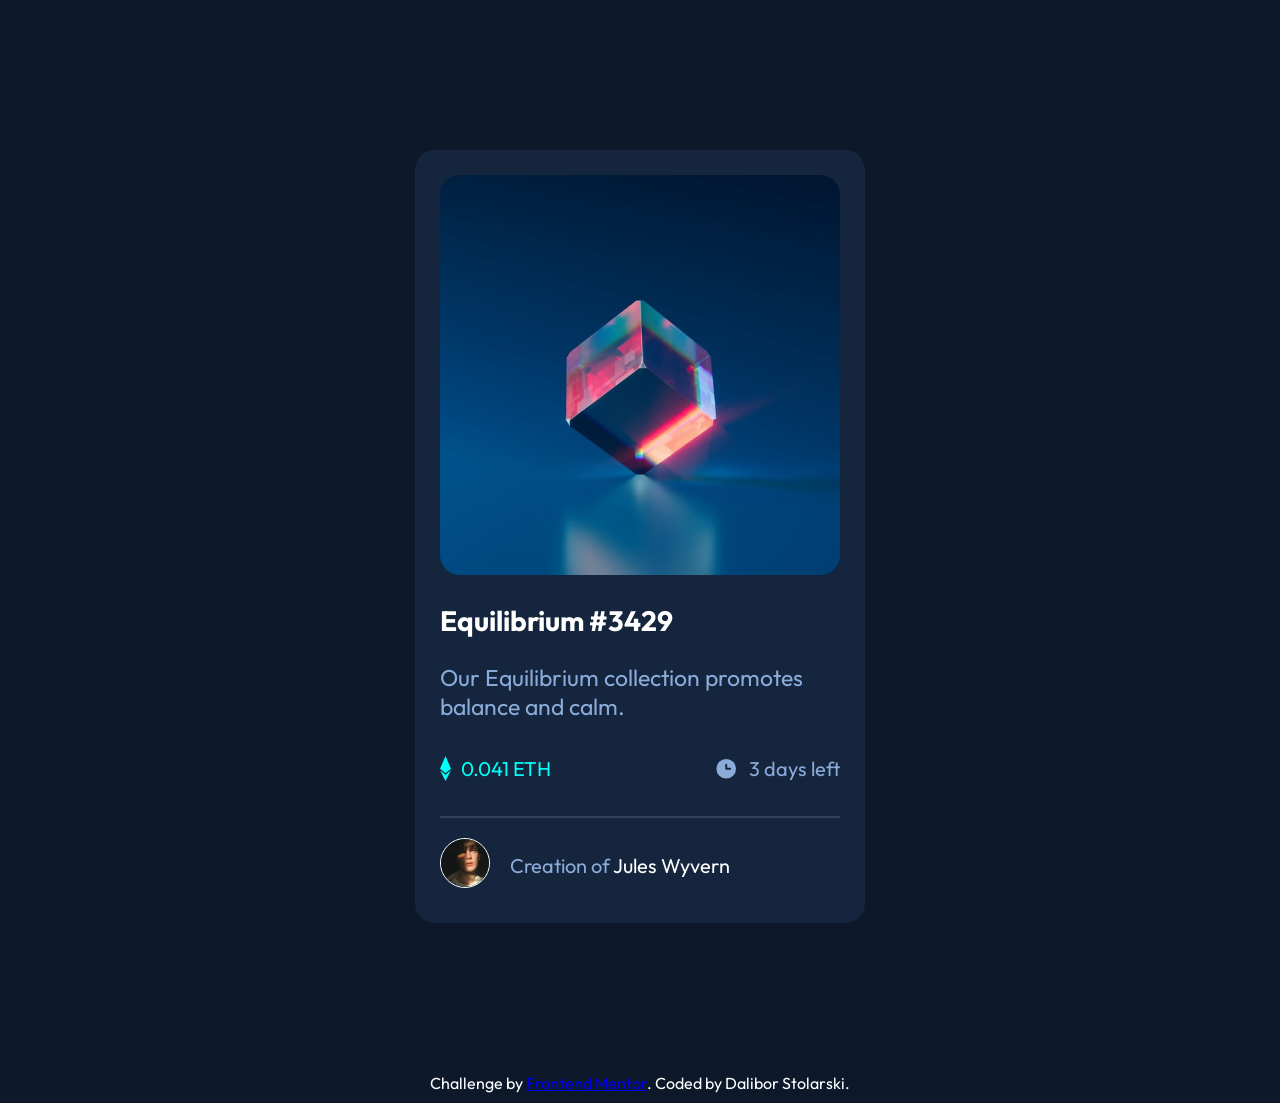
<file: index.html>
<!DOCTYPE html>
<html lang="en" dir="ltr">
  <head>
    <meta charset="utf-8">
    <meta name="viewport" content="width=device-width, initial-scale=1.0">
    <title>NFT Preview Card Component</title>
    <link rel="stylesheet" href="styles.css">
    <link rel="icon" type="image/png" sizes="32x32" href="./images/favicon-32x32.png">
    <link rel="preconnect" href="https://fonts.googleapis.com">
    <link rel="preconnect" href="https://fonts.gstatic.com" crossorigin>
    <link href="https://fonts.googleapis.com/css2?family=Outfit:wght@300;400;600&display=swap" rel="stylesheet">
  </head>
  
  <body>

    <main>

      <div class="card">

        <div class="first-container">
          <img class="image-equilibrium" src="./images/image-equilibrium.jpg" alt="Image Equilibrium">
          <div class="firts-on-action">
            <img class="icon-view" src="./images/icon-view.svg" alt="Icon View">
          </div>
        </div>

        <div class="second-container">
          <h1 class="title" >Equilibrium #3429</h1>
          <p class="description" >Our Equilibrium collection promotes balance and calm.</p>
        </div>

        <div class="third-container">
          <div class="ethereum">
            <img class="icon-ethereum" src="./images/icon-ethereum.svg" alt="Icon Ethereum">
            <p>0.041 ETH</p>
          </div>
          <div class="days">
            <img class="icon-clock" src="./images/icon-clock.svg" alt="Icon Clock">
            <p>3 days left</p>
          </div>
        </div>

        <hr>

        <div class="fourth-container">
          <img class="image-avatar" src="./images/image-avatar.png" alt="Image Avatar">
          <p class="avatar-name">Creation of <span>Jules Wyvern</span></p>
        </div>

      </div>

    </main>

    <footer>
      <p>
        Challenge by <a href="https://www.frontendmentor.io/home" target="_blank"  >Frontend Mentor</a>. Coded by Dalibor Stolarski.
      </p>
    </footer>

  </body>
</html>
</file>
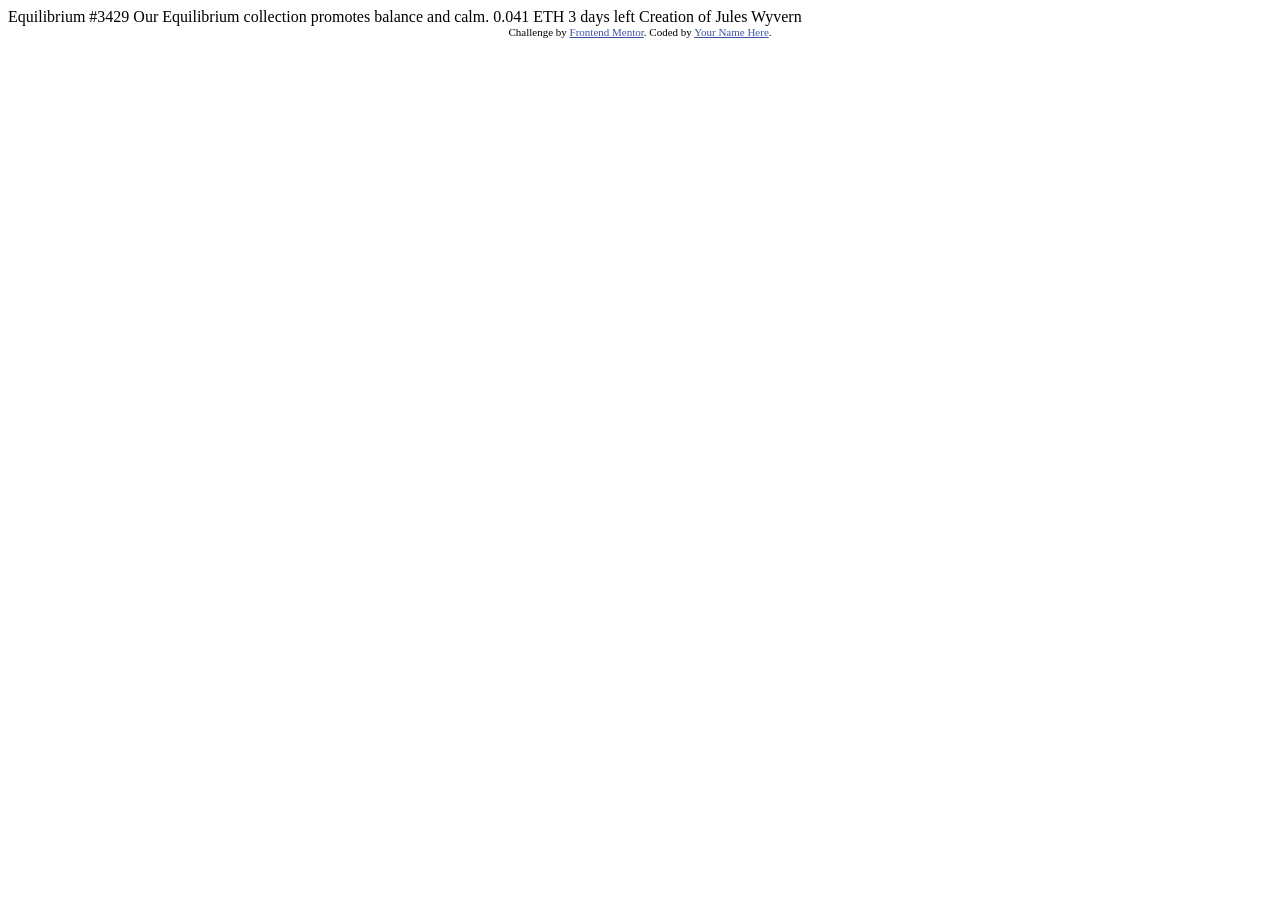
<file: 03_nft-preview-card-component-main/index.html>
<!DOCTYPE html>
<html lang="en">
<head>
  <meta charset="UTF-8">
  <meta name="viewport" content="width=device-width, initial-scale=1.0"> <!-- displays site properly based on user's device -->

  <link rel="icon" type="image/png" sizes="32x32" href="./images/favicon-32x32.png">
  
  <title>Frontend Mentor | NFT preview card component</title>

  <!-- Feel free to remove these styles or customise in your own stylesheet 👍 -->
  <style>
    .attribution { font-size: 11px; text-align: center; }
    .attribution a { color: hsl(228, 45%, 44%); }
  </style>
</head>
<body>

  Equilibrium #3429

  Our Equilibrium collection promotes balance and calm.

  0.041 ETH
  3 days left
  
  Creation of Jules Wyvern

  <div class="attribution">
    Challenge by <a href="https://www.frontendmentor.io?ref=challenge" target="_blank">Frontend Mentor</a>. 
    Coded by <a href="#">Your Name Here</a>.
  </div>
</body>
</html>
</file>
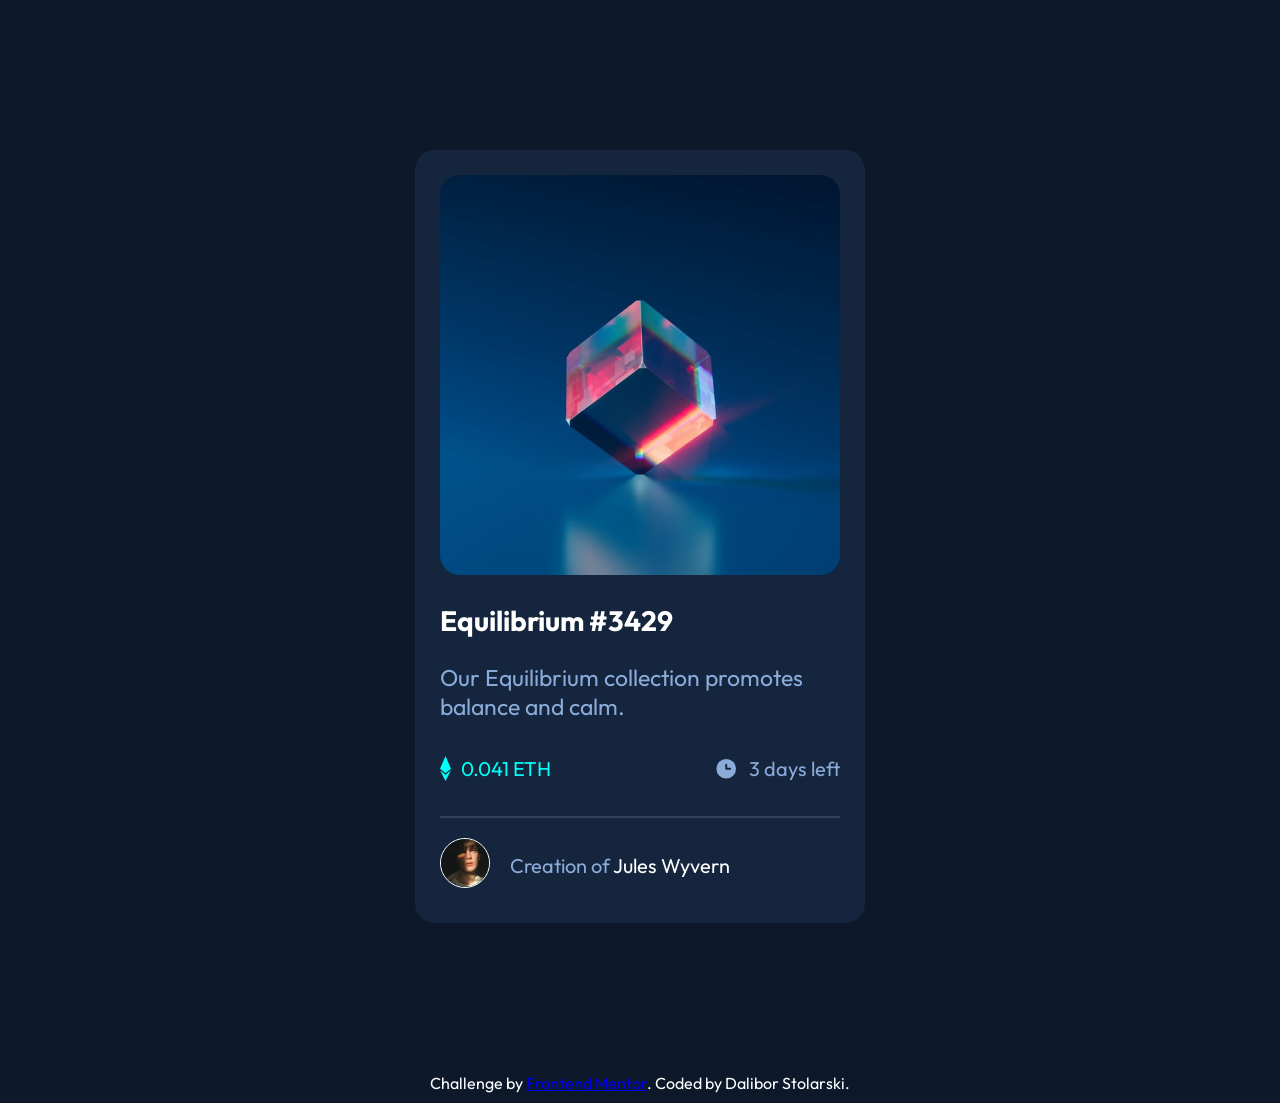
<file: Nft_Preview_Card_Component.html>
<!DOCTYPE html>
<html lang="en" dir="ltr">
  <head>
    <meta charset="utf-8">
    <meta name="viewport" content="width=device-width, initial-scale=1.0">
    <title>NFT Preview Card Component</title>
    <link rel="stylesheet" href="styles.css">
    <link rel="icon" type="image/png" sizes="32x32" href="./images/favicon-32x32.png">
    <link rel="preconnect" href="https://fonts.googleapis.com">
    <link rel="preconnect" href="https://fonts.gstatic.com" crossorigin>
    <link href="https://fonts.googleapis.com/css2?family=Outfit:wght@300;400;600&display=swap" rel="stylesheet">
  </head>
  <body>

    <div class="card">

      <div class="first-container">
        <img class="image-equilibrium" src="./images/image-equilibrium.jpg" alt="Image Equilibrium">
        <div class="firts-on-action">
          <img class="icon-view" src="./images/icon-view.svg" alt="Icon View">
        </div>
      </div>

      <div class="second-container">
        <h2 class="title" >Equilibrium #3429</h2>
        <p class="description" >Our Equilibrium collection promotes balance and calm.</p>
      </div>

      <div class="third-container">
        <div class="ethereum">
          <img class="icon-ethereum" src="./images/icon-ethereum.svg" alt="Icon Ethereum">
          <p>0.041 ETH</p>
        </div>
        <div class="days">
          <img class="icon-clock" src="./images/icon-clock.svg" alt="Icon Clock">
          <p>3 days left</p>
        </div>
      </div>

      <hr>

      <div class="fourth-container">
        <img class="image-avatar" src="./images/image-avatar.png" alt="Image Avatar">
        <p class="avatar-name">Creation of <span>Jules Wyvern</span></p>
      </div>

    </div>

    <footer>
      <p>
        Challenge by <a href="https://www.frontendmentor.io/home" target="_blank"  >Frontend Mentor</a>. Coded by Dalibor Stolarski.
      </p>
    </footer>


  </body>
</html>
</file>
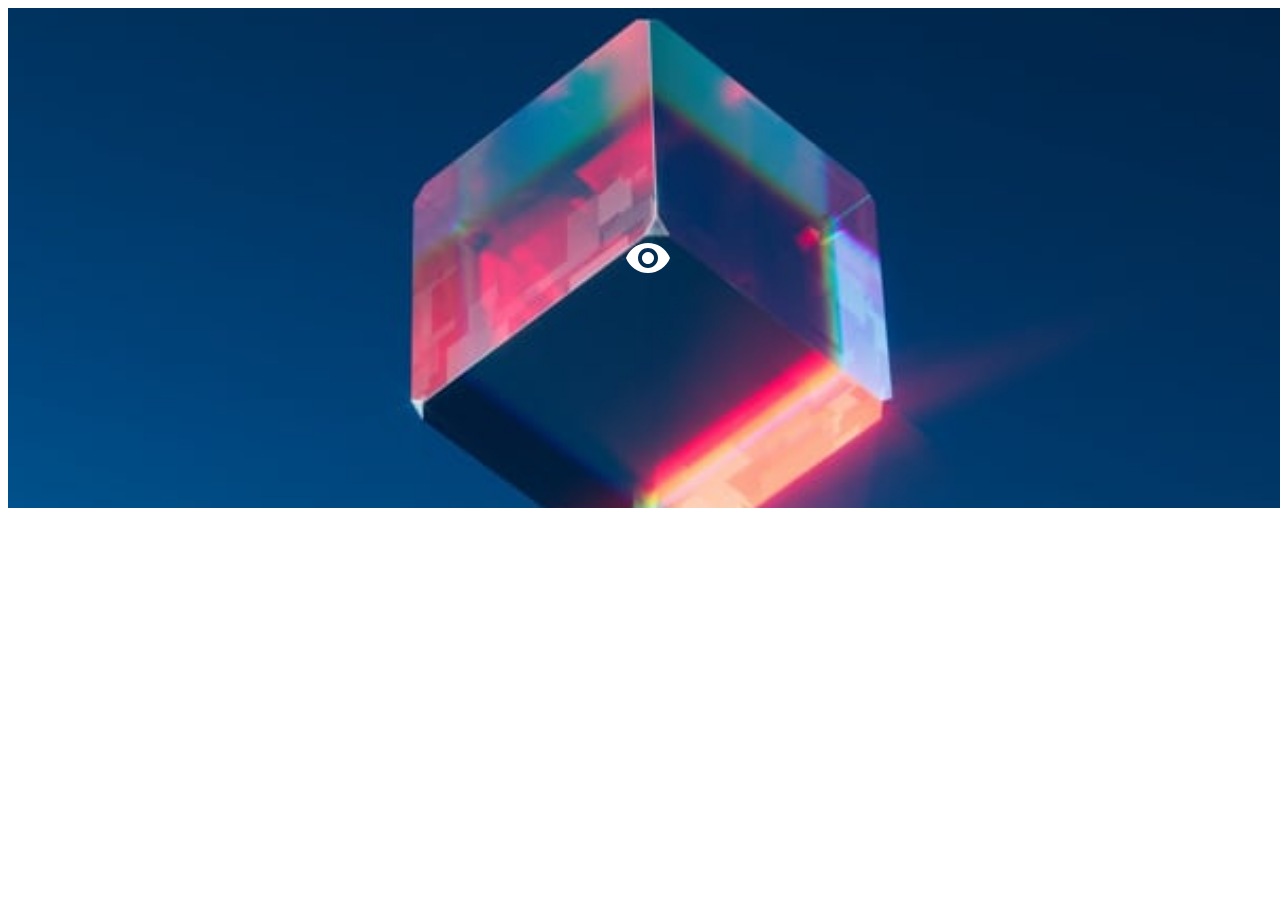
<file: test.html>
<!DOCTYPE html>
<html lang="en" dir="ltr">
  <head>
  <link rel="stylesheet" href="teststyles.css">

  </head>
  <body>
    <div class="container">
      <div class="content">
        <img src="./images/icon-view.svg" alt="">
      </div>
    </div>


  </body>
</html>
</file>
<file: styles.css>
:root {
  --soft-blue: hsl(215, 51%, 70%);
  --cyan: hsl(178, 100%, 50%);
  --very-dark-blue-main-bg: hsl(217, 54%, 11%);
  --very-dark-blue-card-bg: hsl(216, 50%, 16%);
  --very-dark-blue-line: hsl(215, 32%, 27%);
  --white: hsl(0, 0%, 100%);

}

* {
  margin: 0;
  padding: 0;
  box-sizing: border-box;
}

body {
  font-family: "Outfit", sans-serif;
  background-color: var(--very-dark-blue-main-bg);
  font-size: 11px
}

.card {
  width: 450px;
  background-color: var(--very-dark-blue-card-bg);
  border-radius: 20px;
  margin: 150px auto;

}

.first-container {
  position: relative;
}

.first-container div {
  position: absolute;
  top: 0;
  background-color: hsl(178, 100%, 50%, 60%);
  width: 100%;
  height: calc(100% - 52px);
  z-index: 999;
  opacity: 0;
  transition: 0.3s ease-in-out;
  width: 400px;
  margin: 25px;
  border-radius: 20px;

}

.first-container div:hover {
opacity: 1;
cursor: pointer;
}

.first-container div img {
  position: absolute;
  left: 50%;
  top: 50%;
  transform: translate(-50%, -50%);
}

.image-equilibrium {
  width: 400px;
  margin: 25px;
  border-radius: 20px;
}

.second-container .title {
  color: var(--white);
  margin: 0 25px;
  font-size: 28px;

}

.second-container .title:hover {
  color: var(--cyan);
  cursor: pointer;
}

.second-container .description {
  color: var(--soft-blue);
  margin: 25px;
  font-size: 23px;
}

.third-container {
  margin: 35px 25px;
  display: flex;
  flex-direction: row;
  justify-content: space-between;
  align-items: center;
}

.third-container .ethereum {
  color: var(--cyan);
  font-size: 20px;
  display: flex;
  flex-direction: row;
}

.third-container .icon-ethereum {
  margin-right: 10px;
}

.third-container .days {
  color: var(--soft-blue);
  font-size: 20px;
  display: flex;
  flex-direction: row;
}

.third-container .icon-clock {
  margin-right: 10px;
  width: 25px;
  height: 25px;
}

hr {
  border: 1px solid var(--very-dark-blue-line);
  margin: 35px 25px 0 25px;
}

.fourth-container {
  color: var(--soft-blue);
  display: flex;
  flex-direction: row;
  margin: 0 25px;
  padding: 20px 0 35px 0;

}

.fourth-container .image-avatar {
  margin-right: 20px;
  width: 50px;
  height: 50px;
  border: 1px solid var(--white);
  border-radius: 50%;
}

.fourth-container .avatar-name {
  font-size: 20px;
  padding-top: 15px;
}

span {
  color: var(--white);
}

span:hover {
  color: var(--cyan);
  cursor: pointer;
}

footer {
  text-align: center;
  font-size: 1rem;
  margin-bottom: 10px;
  color: var(--white);
}
</file>
<file: teststyles.css>
.container {
  width: 100%;
  height: 500px;
  background:url(./images/image-equilibrium.jpg);
  background-size: cover;
  background-position: center;
  position: absolute;
  display: flex;
}

.container:before {
  content: "";
  width: 100%;
  opacity: 0.5;
  transition: 0.3s ease-in-out;
}

.container:hover:before {
  background: #58ffd2;

}

.content img {
  position: absolute;
  left: 50%;
  top: 50%;
  transform: translate(-50%, -50%);
}
</file>
